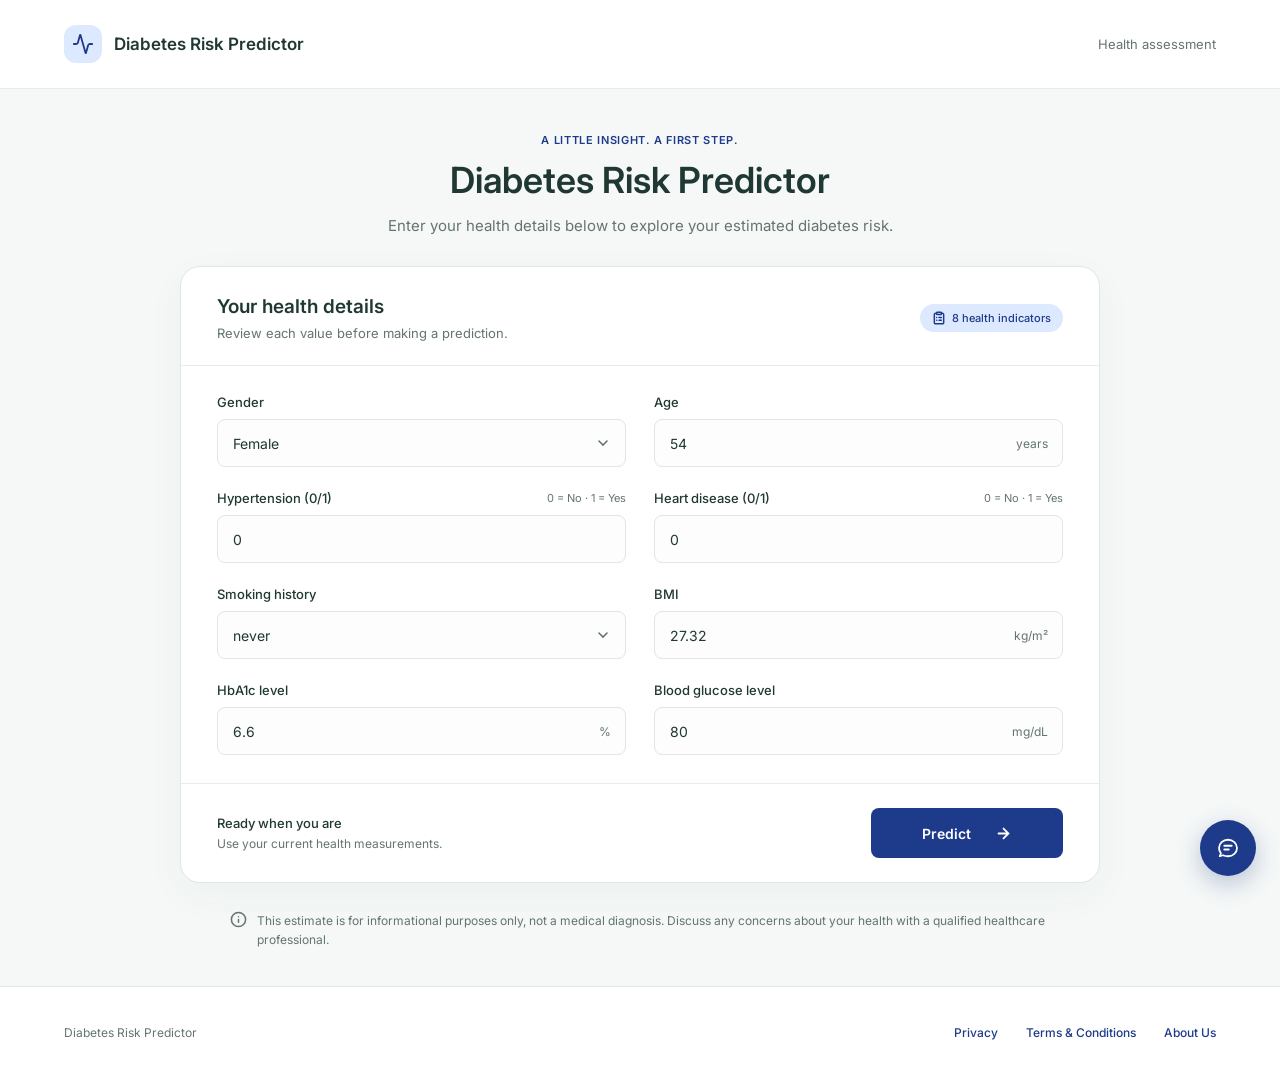
<file: frontend/index.html>
<!DOCTYPE html>
<html lang="en">
<head>
  <meta charset="UTF-8" />
  <meta name="viewport" content="width=device-width, initial-scale=1.0" />
  <title>Diabetes Risk Predictor</title>
  <link rel="preconnect" href="https://fonts.googleapis.com">
  <link rel="preconnect" href="https://fonts.gstatic.com" crossorigin>
  <link href="https://fonts.googleapis.com/css2?family=Inter:wght@400;500;600&display=swap" rel="stylesheet">
  <link rel="stylesheet" href="assets/styles.css">
</head>
<body>

  <header class="page-header">
    <div class="page-shell">
      <div class="brand">
        <div class="brand__mark">
          <img src="assets/activity.svg" alt="" width="22" height="22">
        </div>
        <p class="brand__name">Diabetes Risk Predictor</p>
      </div>
      <p class="page-header__label">Health assessment</p>
    </div>
  </header>

  <main class="assessment">
    <div class="intro">
      <p class="intro__eyebrow">A LITTLE INSIGHT. A FIRST STEP.</p>
      <h1 class="intro__title">Diabetes Risk Predictor</h1>
      <p class="intro__subtitle">Enter your health details below to explore your estimated diabetes risk.</p>
    </div>

    <section class="form-card" aria-label="Health details form">
      <div class="form-card__head">
        <div class="form-card__heading">
          <h2>Your health details</h2>
          <p>Review each value before making a prediction.</p>
        </div>
        <span class="badge">
          <img src="assets/clipboard-list.svg" alt="" width="14" height="14">
          <span class="badge__text">8 health indicators</span>
        </span>
      </div>

      <div class="form-card__grid">
        <div class="field-pair">
          <div class="field">
            <div class="field__heading">
              <label class="field__label" for="gender">Gender</label>
            </div>
            <div class="field__control">
              <select id="gender" class="field__select">
                <option>Female</option>
                <option>Male</option>
                <option>Other</option>
              </select>
              <img class="field__chevron" src="assets/chevron-down.svg" alt="" width="16" height="16">
            </div>
          </div>
          <div class="field">
            <div class="field__heading">
              <label class="field__label" for="age">Age</label>
            </div>
            <div class="field__control field__control--suffix">
              <input id="age" class="field__input" type="number" value="54" />
              <span class="field__unit">years</span>
            </div>
          </div>
        </div>

        <div class="field-pair">
          <div class="field">
            <div class="field__heading">
              <label class="field__label" for="hypertension">Hypertension (0/1)</label>
              <span class="field__guide">0 = No · 1 = Yes</span>
            </div>
            <div class="field__control">
              <input id="hypertension" class="field__input" type="number" min="0" max="1" value="0" />
            </div>
          </div>
          <div class="field">
            <div class="field__heading">
              <label class="field__label" for="heart_disease">Heart disease (0/1)</label>
              <span class="field__guide">0 = No · 1 = Yes</span>
            </div>
            <div class="field__control">
              <input id="heart_disease" class="field__input" type="number" min="0" max="1" value="0" />
            </div>
          </div>
        </div>

        <div class="field-pair">
          <div class="field">
            <div class="field__heading">
              <label class="field__label" for="smoking_history">Smoking history</label>
            </div>
            <div class="field__control">
              <select id="smoking_history" class="field__select">
                <option>never</option>
                <option>current</option>
                <option>former</option>
                <option>ever</option>
                <option>not current</option>
                <option>No Info</option>
              </select>
              <img class="field__chevron" src="assets/chevron-down.svg" alt="" width="16" height="16">
            </div>
          </div>
          <div class="field">
            <div class="field__heading">
              <label class="field__label" for="bmi">BMI</label>
            </div>
            <div class="field__control field__control--suffix">
              <input id="bmi" class="field__input" type="number" step="0.01" value="27.32" />
              <span class="field__unit">kg/m²</span>
            </div>
          </div>
        </div>

        <div class="field-pair">
          <div class="field">
            <div class="field__heading">
              <label class="field__label" for="HbA1c_level">HbA1c level</label>
            </div>
            <div class="field__control field__control--suffix">
              <input id="HbA1c_level" class="field__input" type="number" step="0.1" value="6.6" />
              <span class="field__unit">%</span>
            </div>
          </div>
          <div class="field">
            <div class="field__heading">
              <label class="field__label" for="blood_glucose_level">Blood glucose level</label>
            </div>
            <div class="field__control field__control--suffix">
              <input id="blood_glucose_level" class="field__input" type="number" value="80" />
              <span class="field__unit">mg/dL</span>
            </div>
          </div>
        </div>
      </div>

      <div class="form-card__action">
        <div>
          <p class="form-card__action-title">Ready when you are</p>
          <p class="form-card__action-sub">Use your current health measurements.</p>
        </div>
        <button class="predict-btn" onclick="predict()">
          Predict
          <img src="assets/arrow-right.svg" alt="" width="17" height="17">
        </button>
      </div>

      <div id="result" role="status" aria-live="polite"></div>
    </section>

    <div class="disclaimer">
      <img src="assets/info.svg" alt="" width="17" height="17">
      <p>This estimate is for informational purposes only, not a medical diagnosis. Discuss any concerns about your health with a qualified healthcare professional.</p>
    </div>
  </main>

  <footer class="page-footer">
    <div class="page-shell">
      <p class="footer-brand">Diabetes Risk Predictor</p>
      <nav class="footer-links" aria-label="Footer navigation">
        <a href="privacy.html">Privacy</a>
        <a href="terms.html">Terms &amp; Conditions</a>
        <a href="about.html">About Us</a>
      </nav>
    </div>
  </footer>

  <script>
    const API_URL = "https://xa22mu3snncho7eo5rxrua6qvm0ckdwu.lambda-url.us-east-1.on.aws/predict";

    async function predict() {
      const payload = {
        gender: document.getElementById("gender").value,
        age: parseFloat(document.getElementById("age").value),
        hypertension: parseInt(document.getElementById("hypertension").value),
        heart_disease: parseInt(document.getElementById("heart_disease").value),
        smoking_history: document.getElementById("smoking_history").value,
        bmi: parseFloat(document.getElementById("bmi").value),
        HbA1c_level: parseFloat(document.getElementById("HbA1c_level").value),
        blood_glucose_level: parseFloat(document.getElementById("blood_glucose_level").value),
      };

      const box = document.getElementById("result");
      box.style.display = "block";
      box.className = "";
      box.textContent = "Calling model...";

      try {
        const res = await fetch(API_URL, {
          method: "POST",
          headers: { "Content-Type": "application/json" },
          body: JSON.stringify(payload),
        });

        if (!res.ok) throw new Error(`HTTP ${res.status}`);

        const data = await res.json();
        box.className = data.prediction === 1 ? "positive" : "negative";
        box.innerHTML = `<strong>Prediction:</strong> ${data.prediction === 1 ? "Diabetes risk detected" : "No diabetes risk"}<br/>
                         <strong>Probability:</strong> ${(data.probability * 100).toFixed(2)}%`;
      } catch (err) {
        box.className = "positive";
        box.textContent = "Error: " + err.message;
      }
    }
  </script>

  <script src="chatbot/chat.js" defer></script>
</body>
</html>
</file>
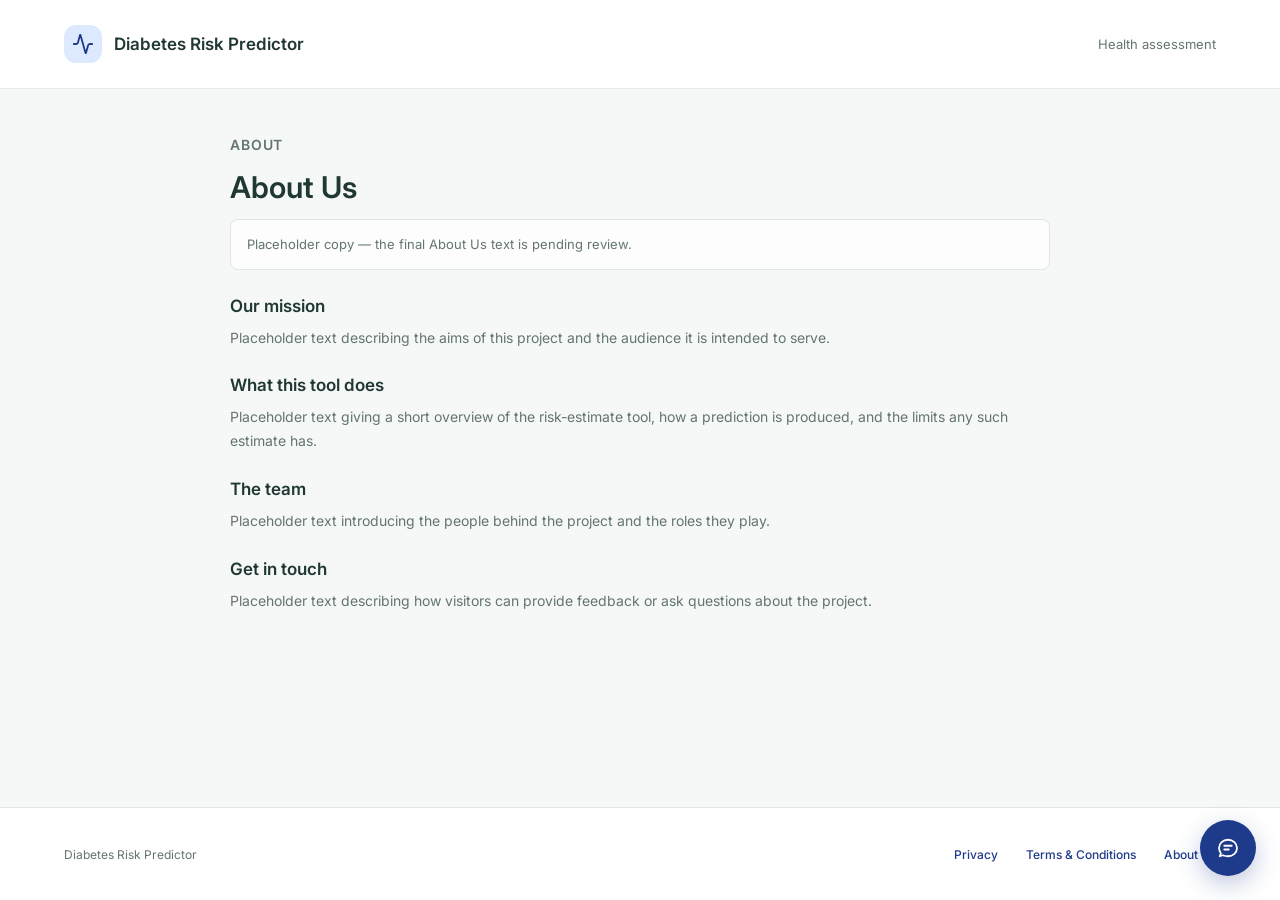
<file: frontend/about.html>
<!DOCTYPE html>
<html lang="en">
<head>
  <meta charset="UTF-8" />
  <meta name="viewport" content="width=device-width, initial-scale=1.0" />
  <title>About Us — Diabetes Risk Predictor</title>
  <link rel="preconnect" href="https://fonts.googleapis.com">
  <link rel="preconnect" href="https://fonts.gstatic.com" crossorigin>
  <link href="https://fonts.googleapis.com/css2?family=Inter:wght@400;500;600&display=swap" rel="stylesheet">
  <link rel="stylesheet" href="assets/styles.css">
</head>
<body>

  <header class="page-header">
    <div class="page-shell">
      <a class="brand brand-link" href="index.html">
        <div class="brand__mark">
          <img src="assets/activity.svg" alt="" width="22" height="22">
        </div>
        <p class="brand__name">Diabetes Risk Predictor</p>
      </a>
      <p class="page-header__label">Health assessment</p>
    </div>
  </header>

  <main class="assessment">
    <div class="doc-page">
      <p class="doc-eyebrow">ABOUT</p>
      <h1>About Us</h1>
      <p class="doc-note">Placeholder copy — the final About Us text is pending review.</p>

      <h2>Our mission</h2>
      <p>Placeholder text describing the aims of this project and the audience it is intended to serve.</p>

      <h2>What this tool does</h2>
      <p>Placeholder text giving a short overview of the risk-estimate tool, how a prediction is produced, and the limits any such estimate has.</p>

      <h2>The team</h2>
      <p>Placeholder text introducing the people behind the project and the roles they play.</p>

      <h2>Get in touch</h2>
      <p>Placeholder text describing how visitors can provide feedback or ask questions about the project.</p>
    </div>
  </main>

  <footer class="page-footer">
    <div class="page-shell">
      <p class="footer-brand">Diabetes Risk Predictor</p>
      <nav class="footer-links" aria-label="Footer navigation">
        <a href="privacy.html">Privacy</a>
        <a href="terms.html">Terms &amp; Conditions</a>
        <a href="about.html">About Us</a>
      </nav>
    </div>
  </footer>

  <script src="chatbot/chat.js" defer></script>
</body>
</html>
</file>
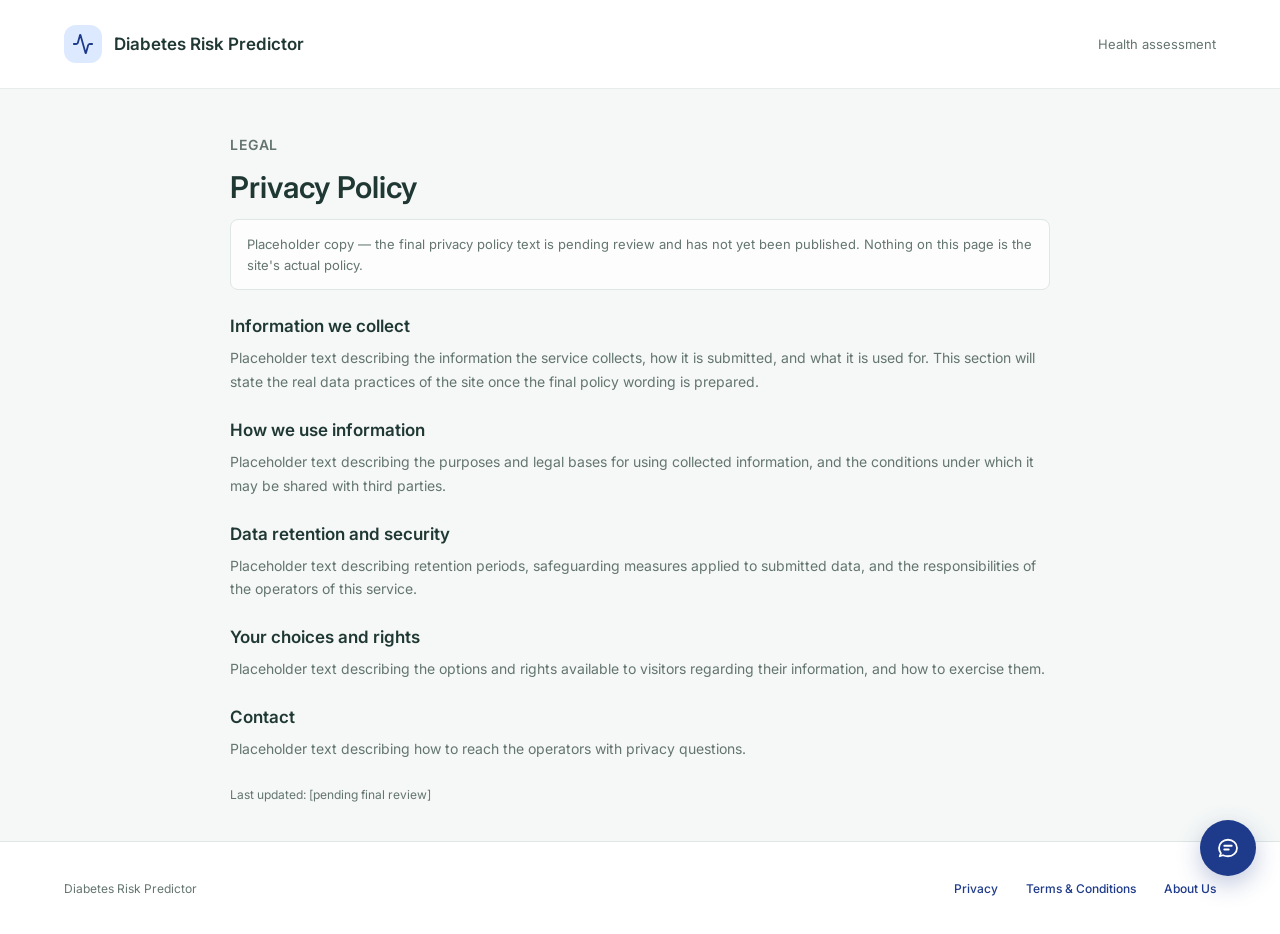
<file: frontend/privacy.html>
<!DOCTYPE html>
<html lang="en">
<head>
  <meta charset="UTF-8" />
  <meta name="viewport" content="width=device-width, initial-scale=1.0" />
  <title>Privacy Policy — Diabetes Risk Predictor</title>
  <link rel="preconnect" href="https://fonts.googleapis.com">
  <link rel="preconnect" href="https://fonts.gstatic.com" crossorigin>
  <link href="https://fonts.googleapis.com/css2?family=Inter:wght@400;500;600&display=swap" rel="stylesheet">
  <link rel="stylesheet" href="assets/styles.css">
</head>
<body>

  <header class="page-header">
    <div class="page-shell">
      <a class="brand brand-link" href="index.html">
        <div class="brand__mark">
          <img src="assets/activity.svg" alt="" width="22" height="22">
        </div>
        <p class="brand__name">Diabetes Risk Predictor</p>
      </a>
      <p class="page-header__label">Health assessment</p>
    </div>
  </header>

  <main class="assessment">
    <div class="doc-page">
      <p class="doc-eyebrow">LEGAL</p>
      <h1>Privacy Policy</h1>
      <p class="doc-note">Placeholder copy — the final privacy policy text is pending review and has not yet been published. Nothing on this page is the site's actual policy.</p>

      <h2>Information we collect</h2>
      <p>Placeholder text describing the information the service collects, how it is submitted, and what it is used for. This section will state the real data practices of the site once the final policy wording is prepared.</p>

      <h2>How we use information</h2>
      <p>Placeholder text describing the purposes and legal bases for using collected information, and the conditions under which it may be shared with third parties.</p>

      <h2>Data retention and security</h2>
      <p>Placeholder text describing retention periods, safeguarding measures applied to submitted data, and the responsibilities of the operators of this service.</p>

      <h2>Your choices and rights</h2>
      <p>Placeholder text describing the options and rights available to visitors regarding their information, and how to exercise them.</p>

      <h2>Contact</h2>
      <p>Placeholder text describing how to reach the operators with privacy questions.</p>

      <p class="doc-updated">Last updated: [pending final review]</p>
    </div>
  </main>

  <footer class="page-footer">
    <div class="page-shell">
      <p class="footer-brand">Diabetes Risk Predictor</p>
      <nav class="footer-links" aria-label="Footer navigation">
        <a href="privacy.html">Privacy</a>
        <a href="terms.html">Terms &amp; Conditions</a>
        <a href="about.html">About Us</a>
      </nav>
    </div>
  </footer>

  <script src="chatbot/chat.js" defer></script>
</body>
</html>
</file>
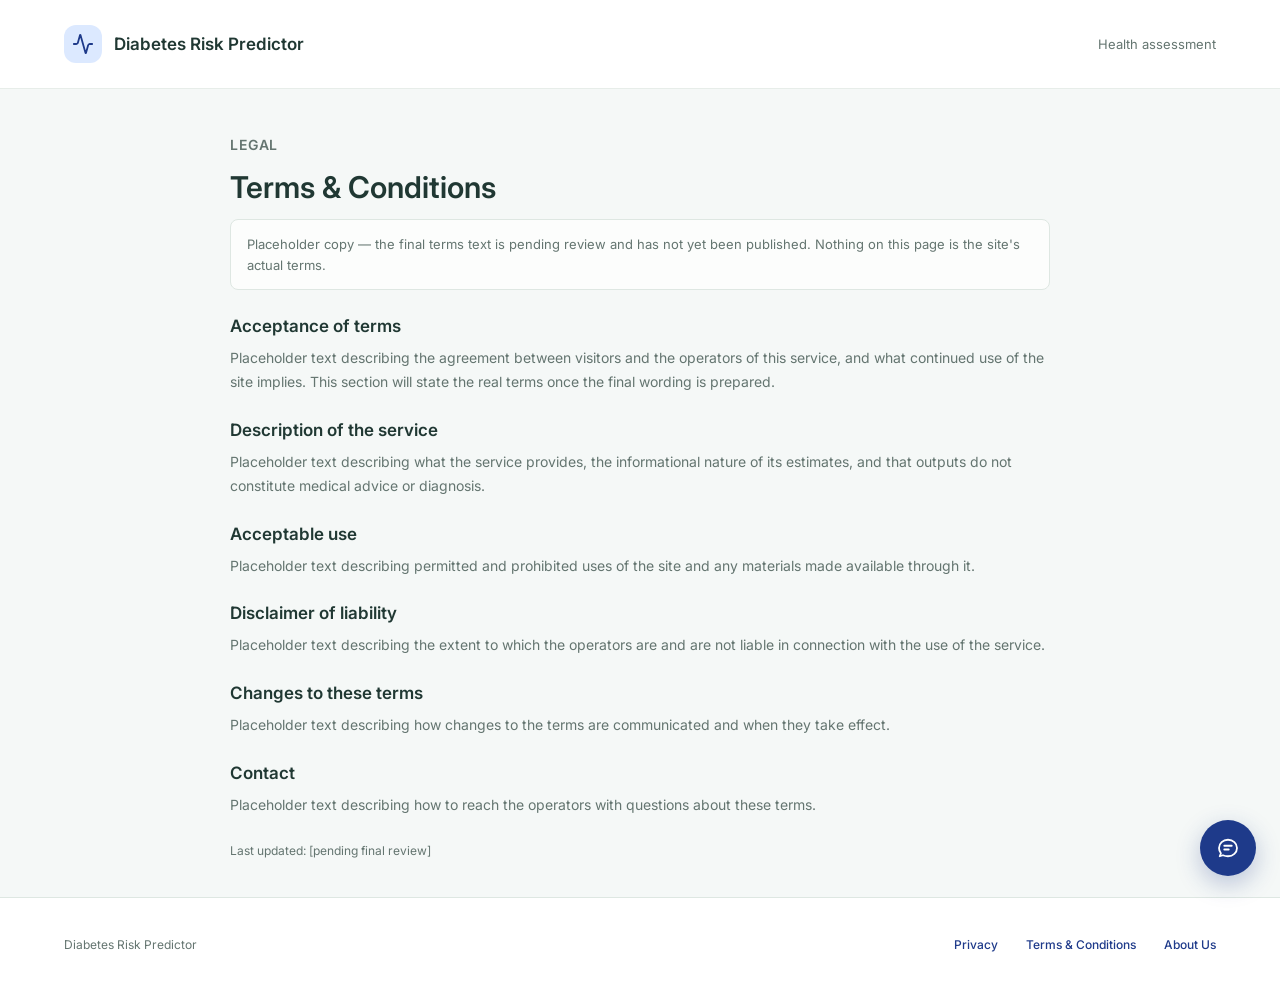
<file: frontend/terms.html>
<!DOCTYPE html>
<html lang="en">
<head>
  <meta charset="UTF-8" />
  <meta name="viewport" content="width=device-width, initial-scale=1.0" />
  <title>Terms &amp; Conditions — Diabetes Risk Predictor</title>
  <link rel="preconnect" href="https://fonts.googleapis.com">
  <link rel="preconnect" href="https://fonts.gstatic.com" crossorigin>
  <link href="https://fonts.googleapis.com/css2?family=Inter:wght@400;500;600&display=swap" rel="stylesheet">
  <link rel="stylesheet" href="assets/styles.css">
</head>
<body>

  <header class="page-header">
    <div class="page-shell">
      <a class="brand brand-link" href="index.html">
        <div class="brand__mark">
          <img src="assets/activity.svg" alt="" width="22" height="22">
        </div>
        <p class="brand__name">Diabetes Risk Predictor</p>
      </a>
      <p class="page-header__label">Health assessment</p>
    </div>
  </header>

  <main class="assessment">
    <div class="doc-page">
      <p class="doc-eyebrow">LEGAL</p>
      <h1>Terms &amp; Conditions</h1>
      <p class="doc-note">Placeholder copy — the final terms text is pending review and has not yet been published. Nothing on this page is the site's actual terms.</p>

      <h2>Acceptance of terms</h2>
      <p>Placeholder text describing the agreement between visitors and the operators of this service, and what continued use of the site implies. This section will state the real terms once the final wording is prepared.</p>

      <h2>Description of the service</h2>
      <p>Placeholder text describing what the service provides, the informational nature of its estimates, and that outputs do not constitute medical advice or diagnosis.</p>

      <h2>Acceptable use</h2>
      <p>Placeholder text describing permitted and prohibited uses of the site and any materials made available through it.</p>

      <h2>Disclaimer of liability</h2>
      <p>Placeholder text describing the extent to which the operators are and are not liable in connection with the use of the service.</p>

      <h2>Changes to these terms</h2>
      <p>Placeholder text describing how changes to the terms are communicated and when they take effect.</p>

      <h2>Contact</h2>
      <p>Placeholder text describing how to reach the operators with questions about these terms.</p>

      <p class="doc-updated">Last updated: [pending final review]</p>
    </div>
  </main>

  <footer class="page-footer">
    <div class="page-shell">
      <p class="footer-brand">Diabetes Risk Predictor</p>
      <nav class="footer-links" aria-label="Footer navigation">
        <a href="privacy.html">Privacy</a>
        <a href="terms.html">Terms &amp; Conditions</a>
        <a href="about.html">About Us</a>
      </nav>
    </div>
  </footer>

  <script src="chatbot/chat.js" defer></script>
</body>
</html>
</file>
<file: frontend/assets/styles.css>
/* ============================================================
   F1 — Landing page redesign (Figma Nodes 3:29–3:137)
   Tokens below are extracted from the Figma design context.
   ============================================================ */

:root {
  --color-page-bg: #f5f8f7;
  --color-surface: #ffffff;
  --color-surface-input: #fcfdfc;
  --color-tile: #dce9ff;
  --color-accent: #1e3a8a;
  --color-accent-hover: #16295f;
  --color-text: #203833;
  --color-text-muted: #647570;
  --color-border: #dee7e2;
  --color-divider: #e7ede9;
  --radius-card: 20px;
  --radius-control: 8px;
  --shadow-card: 0 12px 40px 0 rgba(36, 78, 62, 0.04);
  --width-content-max: 1440px;
  --width-card: 920px;
}

* { box-sizing: border-box; }

body {
  margin: 0;
  padding: 0;
  font-family: 'Inter', system-ui, -apple-system, 'Segoe UI', sans-serif;
  background-color: var(--color-page-bg);
  color: var(--color-text);
  -webkit-font-smoothing: antialiased;
  min-height: 100vh;
  display: flex;
  flex-direction: column;
}

main { flex: 1 0 auto; }

/* ---------- Shared page shell (AC10: content cap 1440px) ---------- */

.page-shell {
  max-width: var(--width-content-max);
  margin: 0 auto;
  padding: 0 64px;
  width: 100%;
}

/* ---------- Header (AC1) ---------- */

.page-header {
  background-color: var(--color-surface);
  border-bottom: 1px solid var(--color-divider);
  flex-shrink: 0;
}

.page-header .page-shell {
  height: 88px;
  display: flex;
  align-items: center;
  justify-content: space-between;
}

.brand {
  display: flex;
  align-items: center;
  gap: 12px;
}

.brand__mark {
  width: 38px;
  height: 38px;
  border-radius: 12px;
  background-color: var(--color-tile);
  display: flex;
  align-items: center;
  justify-content: center;
  overflow: hidden;
}

.brand__mark img { display: block; }

.brand__name {
  margin: 0;
  font-size: 17px;
  font-weight: 600;
  color: var(--color-text);
  white-space: nowrap;
}

.page-header__label {
  margin: 0;
  font-size: 13px;
  font-weight: 400;
  color: var(--color-text-muted);
  white-space: nowrap;
}

/* ---------- Hero / introduction (AC2) ---------- */

.assessment {
  display: flex;
  flex-direction: column;
  align-items: center;
  gap: 28px;
  padding: 44px 24px 36px;
  width: 100%;
}

.intro {
  width: var(--width-card);
  max-width: 100%;
  display: flex;
  flex-direction: column;
  align-items: center;
  gap: 12px;
}

.intro__eyebrow {
  margin: 0;
  font-size: 11px;
  font-weight: 600;
  letter-spacing: 0.06em;
  color: var(--color-accent);
  white-space: nowrap;
}

.intro__title {
  margin: 0;
  font-size: 36px;
  font-weight: 600;
  line-height: 1.2;
  color: var(--color-text);
  text-align: center;
}

.intro__subtitle {
  margin: 0;
  font-size: 15px;
  font-weight: 400;
  line-height: 1.6;
  color: var(--color-text-muted);
  text-align: center;
}

/* ---------- Form card (AC3) ---------- */

.form-card {
  width: var(--width-card);
  max-width: 100%;
  background-color: var(--color-surface);
  border: 1px solid var(--color-border);
  border-radius: var(--radius-card);
  box-shadow: var(--shadow-card);
  overflow: hidden;
}

.form-card__head {
  display: flex;
  align-items: center;
  justify-content: space-between;
  padding: 28px 36px 24px;
  border-bottom: 1px solid var(--color-divider);
}

.form-card__heading h2 {
  margin: 0 0 7px;
  font-size: 19px;
  font-weight: 600;
  color: var(--color-text);
}

.form-card__heading p {
  margin: 0;
  font-size: 13px;
  font-weight: 400;
  color: var(--color-text-muted);
  white-space: nowrap;
}

.badge {
  display: inline-flex;
  align-items: center;
  gap: 6px;
  padding: 7px 12px;
  border-radius: 100px;
  background-color: var(--color-tile);
}

.badge img { display: block; }

.badge__text {
  font-size: 11px;
  font-weight: 500;
  color: var(--color-accent);
  white-space: nowrap;
}

/* ---------- Form fields (AC4, AC5) ---------- */

.form-card__grid {
  padding: 28px 36px;
  display: flex;
  flex-direction: column;
  gap: 23px;
}

.field-pair {
  display: grid;
  grid-template-columns: 1fr 1fr;
  gap: 28px;
}

.field {
  display: flex;
  flex-direction: column;
  gap: 9px;
  min-width: 0;
}

.field__heading {
  display: flex;
  align-items: center;
  justify-content: space-between;
}

.field__label {
  font-size: 13px;
  font-weight: 500;
  color: var(--color-text);
}

.field__guide {
  font-size: 11px;
  font-weight: 400;
  color: var(--color-text-muted);
}

.field__control {
  position: relative;
  display: flex;
  align-items: center;
}

.field__input,
.field__select {
  width: 100%;
  height: 48px;
  padding: 0 15px;
  background-color: var(--color-surface-input);
  border: 1px solid var(--color-border);
  border-radius: var(--radius-control);
  font-family: inherit;
  font-size: 14px;
  font-weight: 400;
  color: var(--color-text);
}

.field__unit {
  position: absolute;
  right: 15px;
  font-size: 12px;
  color: var(--color-text-muted);
  pointer-events: none;
}

.field__control--suffix .field__input { padding-right: 72px; }

.field__select {
  appearance: none;
  -webkit-appearance: none;
  padding-right: 39px;
  cursor: pointer;
}

.field__chevron {
  position: absolute;
  right: 15px;
  pointer-events: none;
}

/* ---------- Card footer row (AC6) ---------- */

.form-card__action {
  display: flex;
  align-items: center;
  justify-content: space-between;
  padding: 24px 36px;
  border-top: 1px solid var(--color-divider);
}

.form-card__action-title {
  margin: 0 0 5px;
  font-size: 13px;
  font-weight: 500;
  color: var(--color-text);
}

.form-card__action-sub {
  margin: 0;
  font-size: 12px;
  font-weight: 400;
  color: var(--color-text-muted);
  white-space: nowrap;
}

.predict-btn {
  display: flex;
  align-items: center;
  justify-content: center;
  gap: 24px;
  width: 192px;
  height: 50px;
  background-color: var(--color-accent);
  color: #ffffff;
  border: none;
  border-radius: var(--radius-control);
  font-family: inherit;
  font-size: 14px;
  font-weight: 600;
  cursor: pointer;
}

.predict-btn img { display: block; }

.predict-btn:hover { background-color: var(--color-accent-hover); }

/* ---------- Result / error block (AC9: restyled, same content) ---------- */

#result {
  display: none;
  margin: 0 36px 28px;
  padding: 14px 16px;
  background-color: var(--color-surface-input);
  border: 1px solid var(--color-border);
  border-radius: var(--radius-control);
  font-size: 14px;
  line-height: 1.6;
  color: var(--color-text);
}

#result.positive {
  background-color: #fdf2f2;
  border-color: #eccccc;
  color: #8a3037;
}

#result.negative {
  background-color: #f0f7f1;
  border-color: #cde3cd;
  color: #2f6b38;
}

/* ---------- Disclaimer (AC7) ---------- */

.disclaimer {
  width: 820px;
  max-width: 100%;
  display: flex;
  align-items: flex-start;
  gap: 10px;
}

.disclaimer img { display: block; flex-shrink: 0; }

.disclaimer p {
  margin: 0;
  font-size: 12px;
  font-weight: 400;
  line-height: 1.6;
  color: var(--color-text-muted);
}

/* ---------- Page footer (AC8) ---------- */

.page-footer {
  background-color: var(--color-surface);
  border-top: 1px solid var(--color-border);
  flex-shrink: 0;
}

.page-footer .page-shell {
  height: 92px;
  display: flex;
  align-items: center;
  justify-content: space-between;
}

.footer-brand {
  margin: 0;
  font-size: 12px;
  font-weight: 400;
  color: var(--color-text-muted);
  white-space: nowrap;
}

.footer-links {
  display: flex;
  align-items: center;
  gap: 28px;
}

.footer-links a {
  font-size: 12px;
  font-weight: 500;
  color: var(--color-accent);
  text-decoration: none;
  white-space: nowrap;
}

.footer-links a:hover { text-decoration: underline; }

/* ---------- Responsive (AC1, AC4, AC8, AC10) ---------- */

/* Tablet: form grid collapses to a single column */
@media (max-width: 1023.98px) {
  .field-pair { grid-template-columns: 1fr; }
}

/* Mobile: chrome padding drops to 24px, header label hides */
@media (max-width: 767.98px) {
  .page-shell { padding: 0 24px; }
  .page-header__label { display: none; }
  .footer-links { gap: 16px; }
  .predict-btn { width: 100%; }
  .disclaimer { padding: 0 8px; }
}

/* ============================================================
   F2 — Policy document pages (additive only; existing rules above
   are untouched. Scoped to new class names so the landing page
   is visually unaffected.)
   ============================================================ */

/* Brand doubles as a Home link on the policy/doc pages */
.brand-link { text-decoration: none; }

/* Document body: left-aligned prose, fixed measure */
.doc-page {
  width: 820px;                 /* same measure as .disclaimer */
  max-width: 100%;
  text-align: left;
}

.doc-eyebrow {
  margin: 0 0 12px;
  font-size: 11px;
  font-weight: 600;
  letter-spacing: 0.06em;
  color: var(--color-accent);
}

.doc-page h1 {
  margin: 0 0 14px;
  font-size: 30px;
  font-weight: 600;
  line-height: 1.2;
  color: var(--color-text);
}

.doc-page h2 {
  margin: 26px 0 10px;
  font-size: 17px;
  font-weight: 600;
  color: var(--color-text);
}

.doc-page p {
  margin: 0 0 12px;
  font-size: 14px;
  line-height: 1.7;
  color: var(--color-text-muted);
}

/* Visible placeholder-content notice (AC8) */
.doc-page .doc-note {
  margin: 0 0 8px;
  padding: 14px 16px;
  background-color: var(--color-surface-input);
  border: 1px solid var(--color-border);
  border-radius: var(--radius-control);
  font-size: 13px;
  line-height: 1.6;
  color: var(--color-text-muted);
}

/* "Last updated" line and trailing paragraph */
.doc-page .doc-updated {
  margin: 24px 0 0;
  font-size: 12px;
}
/* ============================================================
   F4 — Chatbot widget (specs/04-chatbot-widget)
   Appended-only section: no rule above is modified. Consumes the
   F1 tokens already defined in :root.
   ============================================================ */

/* ---------- FAB (AC1: fixed bottom-right, never covers content flow) ---------- */

.chatbot__fab {
  position: fixed;
  right: 24px;
  bottom: 24px;
  z-index: 60;
  width: 56px;
  height: 56px;
  padding: 0;
  border: none;
  border-radius: 50%;
  background-color: var(--color-accent);
  box-shadow: 0 8px 24px 0 rgba(30, 58, 138, 0.28);
  display: flex;
  align-items: center;
  justify-content: center;
  cursor: pointer;
  transition: background-color 0.2s ease, transform 0.2s ease;
}

.chatbot__fab:hover {
  background-color: var(--color-accent-hover);
  transform: scale(1.05);
}

.chatbot__fab:focus-visible {
  outline: 2px solid var(--color-accent);
  outline-offset: 3px;
}

/* ---------- Panel (AC1, AC12: card look from the F1 design system) ---------- */

.chatbot__panel {
  position: fixed;
  right: 24px;
  bottom: 24px;
  z-index: 70;
  width: 360px;
  height: 480px;
  max-width: calc(100vw - 32px);
  max-height: calc(100vh - 48px);
  display: flex;
  flex-direction: column;
  background-color: var(--color-surface);
  border: 1px solid var(--color-border);
  border-radius: var(--radius-card);
  box-shadow: var(--shadow-card), 0 18px 48px 0 rgba(36, 78, 62, 0.18);
  overflow: hidden;
}

/* ---------- Header ---------- */

.chatbot__head {
  display: flex;
  align-items: center;
  padding: 14px 16px;
  border-bottom: 1px solid var(--color-divider);
  background-color: var(--color-surface);
  flex-shrink: 0;
}

.chatbot__head-title {
  margin: 0;
  font-size: 15px;
  font-weight: 600;
  color: var(--color-text);
}

.chatbot__head-hint {
  margin: 0 0 0 10px;
  font-size: 12px;
  color: var(--color-text-muted);
  flex: 1 1 auto;
  overflow: hidden;
  text-overflow: ellipsis;
  white-space: nowrap;
}

.chatbot__close {
  flex-shrink: 0;
  width: 30px;
  height: 30px;
  padding: 0;
  border: none;
  border-radius: var(--radius-control);
  background-color: transparent;
  display: flex;
  align-items: center;
  justify-content: center;
  cursor: pointer;
}

.chatbot__close:hover {
  background-color: var(--color-divider);
}

.chatbot__close:focus-visible {
  outline: 2px solid var(--color-accent);
  outline-offset: 2px;
}

/* ---------- Messages area (own scroll context — page flow untouched, AC11) ---------- */

.chatbot__messages {
  flex: 1 1 auto;
  overflow-y: auto;
  padding: 16px;
  display: flex;
  flex-direction: column;
  gap: 10px;
  background-color: var(--color-page-bg);
}

.chatbot__bubble {
  max-width: 85%;
  padding: 10px 14px;
  border-radius: 14px;
  font-size: 14px;
  line-height: 1.55;
  overflow-wrap: break-word;
  white-space: pre-wrap; /* keep line breaks in answers */
}

.chatbot__bubble--bot {
  align-self: flex-start;
  background-color: var(--color-surface);
  border: 1px solid var(--color-divider);
  color: var(--color-text);
  border-bottom-left-radius: 4px;
}

.chatbot__bubble--user {
  align-self: flex-end;
  background-color: var(--color-accent);
  color: #ffffff;
  border-bottom-right-radius: 4px;
}

.chatbot__bubble--error {
  align-self: flex-start;
  background-color: var(--color-surface-input);
  border: 1px solid var(--color-border);
  color: var(--color-text-muted);
  font-size: 13px;
}

.chatbot__bubble--thinking {
  color: var(--color-text-muted);
  font-style: italic;
}

/* ---------- Source chips (AC5) ---------- */

.chatbot__sources {
  display: flex;
  flex-wrap: wrap;
  align-items: center;
  gap: 6px;
  margin: 8px 0 0;
}

.chatbot__sources-label {
  font-size: 11px;
  color: var(--color-text-muted);
}

.chatbot__source-chip {
  padding: 2px 8px;
  border-radius: 999px;
  background-color: var(--color-tile);
  color: var(--color-accent);
  font-size: 11px;
  font-weight: 500;
}

/* ---------- Input row (AC3, AC12) ---------- */

.chatbot__form {
  display: flex;
  align-items: center;
  gap: 8px;
  padding: 12px 16px;
  border-top: 1px solid var(--color-divider);
  background-color: var(--color-surface);
  flex-shrink: 0;
  flex-wrap: wrap;
}

.chatbot__input-label {
  font-size: 12px;
  color: var(--color-text-muted);
  flex: 1 0 100%;
  text-align: left;
}

.chatbot__input {
  flex: 1 1 auto;
  min-width: 0;
  height: 40px;
  padding: 0 12px;
  border: 1px solid var(--color-border);
  border-radius: var(--radius-control);
  background-color: var(--color-surface-input);
  font-family: inherit;
  font-size: 14px;
  color: var(--color-text);
}

.chatbot__input::placeholder {
  color: var(--color-text-muted);
}

.chatbot__input:focus-visible {
  outline: 2px solid var(--color-accent);
  outline-offset: 1px;
}

.chatbot__input:disabled {
  opacity: 0.6;
}

.chatbot__send {
  flex-shrink: 0;
  width: 40px;
  height: 40px;
  padding: 0;
  border: none;
  border-radius: var(--radius-control);
  background-color: var(--color-accent);
  display: flex;
  align-items: center;
  justify-content: center;
  cursor: pointer;
  transition: background-color 0.2s ease;
}

.chatbot__send:hover {
  background-color: var(--color-accent-hover);
}

.chatbot__send:focus-visible {
  outline: 2px solid var(--color-accent-hover);
  outline-offset: 2px;
}

.chatbot__send:disabled {
  opacity: 0.6;
  cursor: default;
}

/* ---------- Inline warning hint (AC8, AC9) ---------- */

.chatbot__hint {
  flex: 1 0 100%;
  margin: 2px 0 0;
  font-size: 12px;
  color: var(--color-accent);
  text-align: left;
}

/* ---------- Small viewports (AC11) ---------- */

@media (max-width: 480px) {
  .chatbot__fab,
  .chatbot__panel {
    right: 16px;
    bottom: 16px;
  }

  .chatbot__panel {
    width: calc(100vw - 32px);
    height: 420px;
    max-height: calc(100vh - 32px);
  }
}

/* ---------- Reduced motion ---------- */

@media (prefers-reduced-motion: reduce) {
  .chatbot__fab,
  .chatbot__send {
    transition: none;
  }

  .chatbot__fab:hover {
    transform: none;
  }
}
</file>
